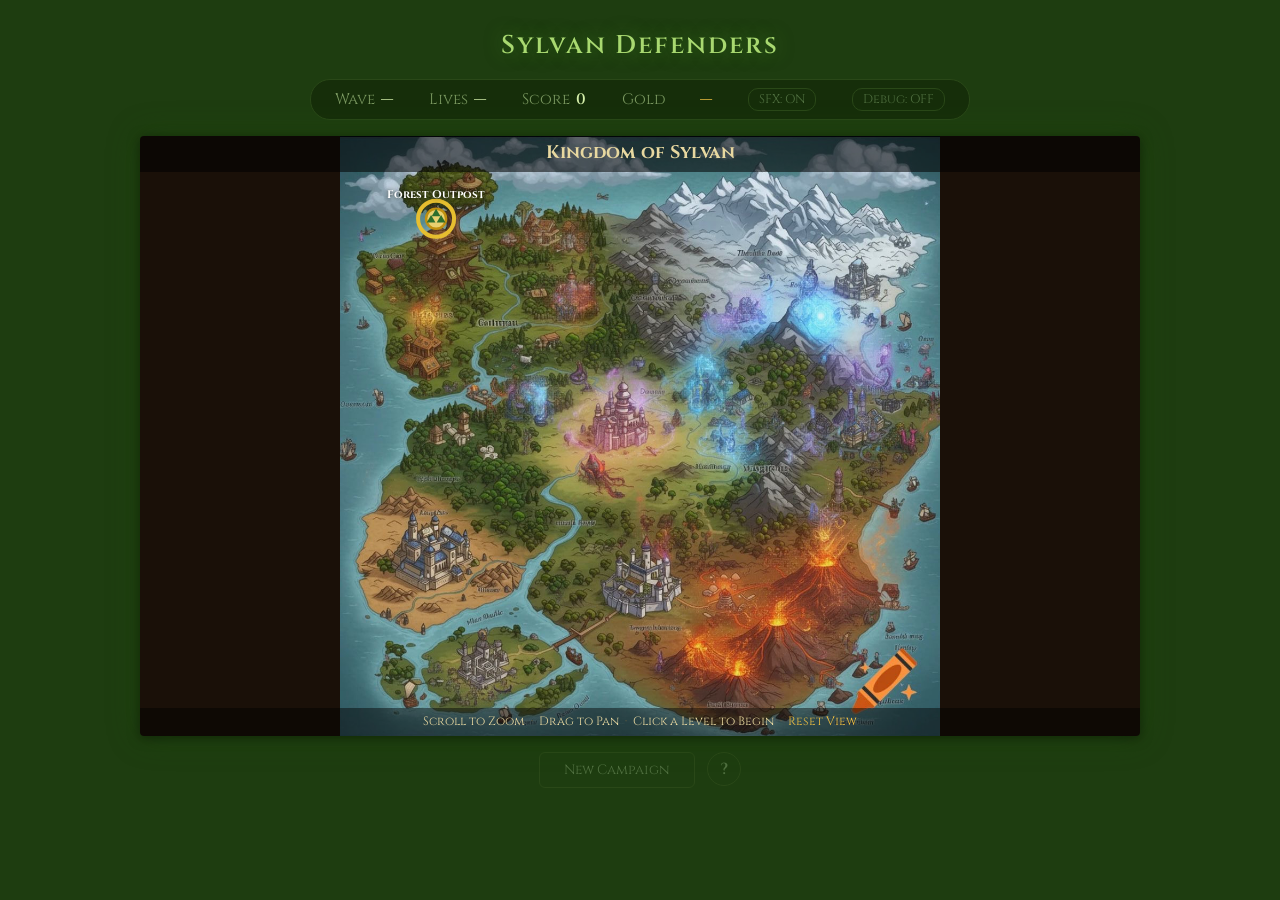
<file: index.html>
<!DOCTYPE html>
<html lang="en">
<head>
  <meta charset="UTF-8">
  <meta name="viewport" content="width=device-width, initial-scale=1.0">
  <title>Sylvan Defenders</title>
  <link rel="preconnect" href="https://fonts.googleapis.com">
  <link rel="preconnect" href="https://fonts.gstatic.com" crossorigin>
  <link href="https://fonts.googleapis.com/css2?family=Cinzel:wght@400;600;700&display=swap" rel="stylesheet">
  <link rel="stylesheet" href="style.css">
</head>
<body>
  <div class="container">
    <h1>Sylvan Defenders</h1>
    <div class="hud">
      <span>Wave <strong id="wave-val">0 / 3</strong></span>
      <span>Lives <strong id="lives-val">3</strong></span>
      <span>Score <strong id="score-val">0</strong></span>
      <span>Gold <strong id="gold-val" class="gold">100</strong></span>
      <button id="mute-btn" class="hud-toggle">SFX: ON</button>
      <button id="debug-btn" class="hud-toggle">Debug: OFF</button>
    </div>
    <div class="canvas-wrap">
      <canvas id="canvas"></canvas>
      <div class="overlay" id="overlay">
        <p id="msg"></p>
        <p id="sub-msg"></p>
        <button id="action-btn">Play Again</button>
      </div>
    </div>
    <div class="game-btns">
      <button id="start-btn" class="btn">Start Game</button>
      <button id="new-game-btn" class="btn">Restart Level</button>
      <button id="quit-btn" class="btn">Quit to Map</button>
      <a href="dictionary.html" target="_blank" id="info-btn" class="btn" title="Game Dictionary">?</a>
    </div>
  </div>
  <script src="constants.js"></script>
  <script src="audio.js"></script>
  <script src="path.js"></script>
  <script src="enemies.js"></script>
  <script src="towers.js"></script>
  <script src="map.js"></script>
  <script src="theme.js"></script>
  <script src="ui.js"></script>
  <script src="game.js"></script>
</body>
</html>
</file>
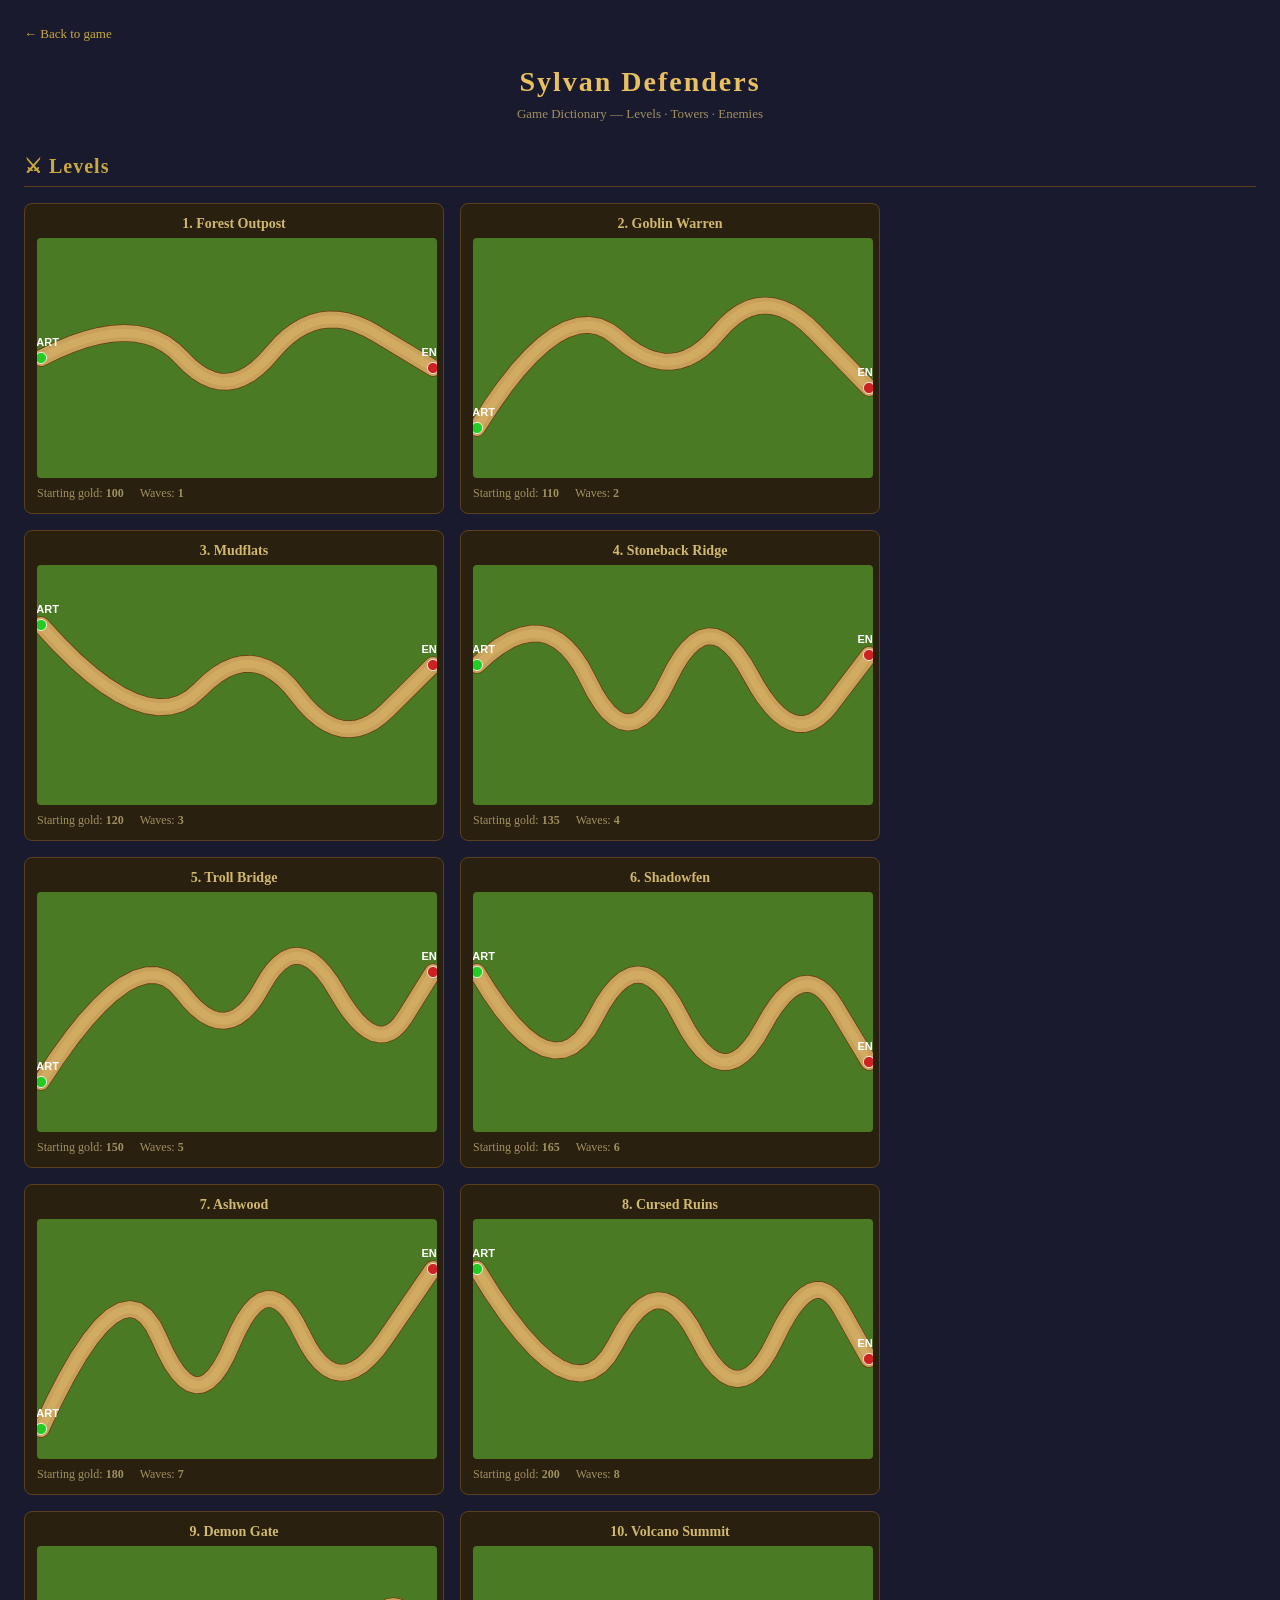
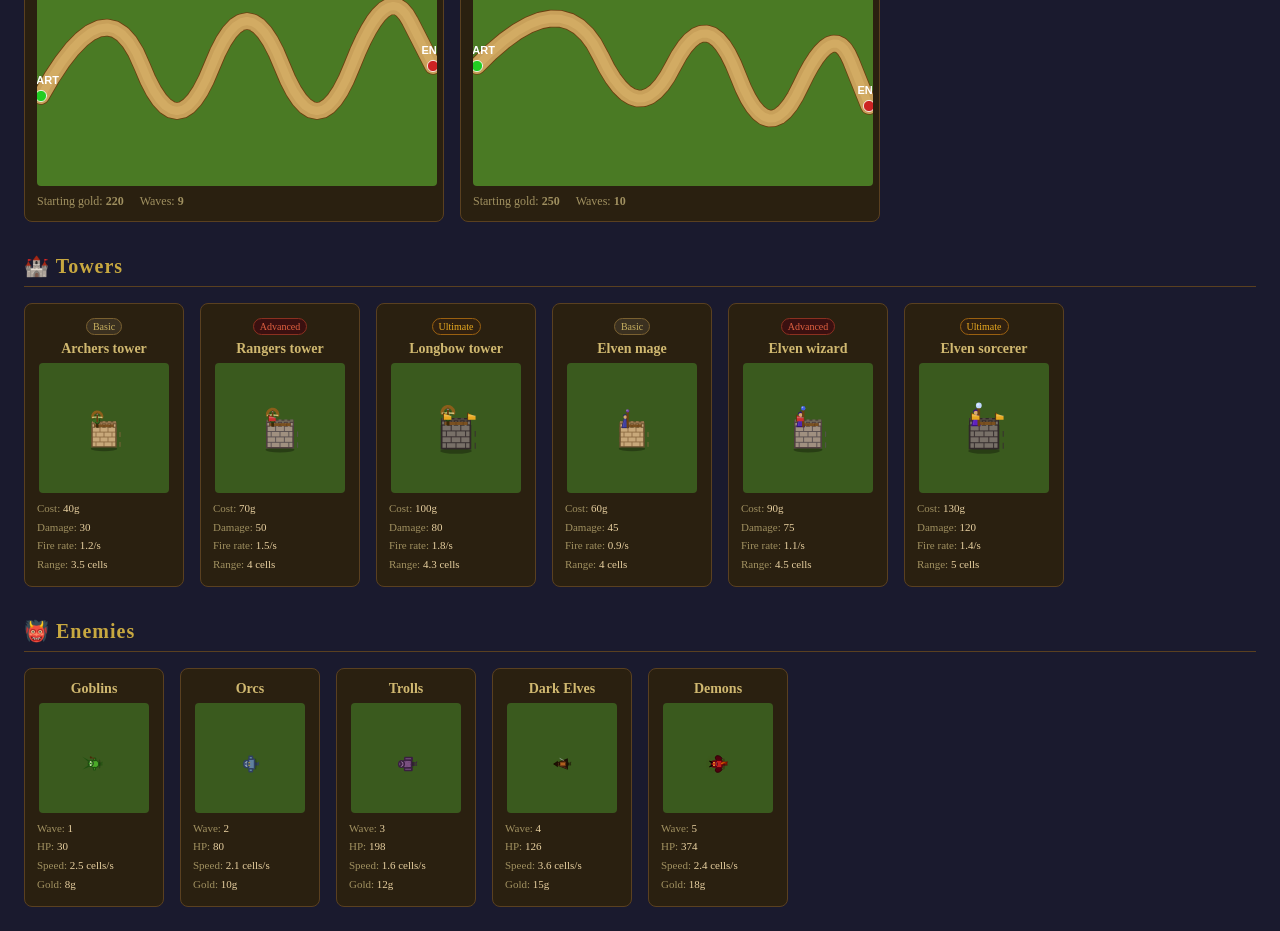
<file: dictionary.html>
<!DOCTYPE html>
<html lang="en">
<head>
  <meta charset="UTF-8">
  <meta name="viewport" content="width=device-width, initial-scale=1.0">
  <title>Sylvan Defenders — Dictionary</title>
  <style>
    * { box-sizing: border-box; margin: 0; padding: 0; }
    body { background: #1a1a2e; color: #e8d8a0; font-family: Georgia, serif; padding: 24px; }
    h1 { text-align: center; font-size: 28px; color: #e8c060; margin-bottom: 8px; letter-spacing: 2px; }
    .subtitle { text-align: center; color: #a09060; font-size: 13px; margin-bottom: 32px; }
    h2 { font-size: 20px; color: #c8a840; border-bottom: 1px solid #5a4020; padding-bottom: 8px; margin: 32px 0 16px; letter-spacing: 1px; }
    h3 { font-size: 14px; color: #d0b870; margin-bottom: 6px; text-align: center; }

    .grid { display: flex; flex-wrap: wrap; gap: 16px; }

    /* Level cards */
    .level-card {
      background: #2a2010;
      border: 1px solid #5a4020;
      border-radius: 8px;
      padding: 12px;
      width: 420px;
    }
    .level-card canvas { display: block; border-radius: 4px; }
    .level-meta { font-size: 12px; color: #a09060; margin-top: 8px; display: flex; gap: 16px; }

    /* Tower cards */
    .tower-card {
      background: #2a2010;
      border: 1px solid #5a4020;
      border-radius: 8px;
      padding: 12px;
      width: 160px;
      text-align: center;
    }
    .tower-card canvas { display: block; margin: 0 auto; border-radius: 4px; }
    .tower-stats { font-size: 11px; color: #a09060; margin-top: 6px; line-height: 1.7; text-align: left; }
    .tower-stats span { color: #e8d0a0; }

    /* Enemy cards */
    .enemy-card {
      background: #2a2010;
      border: 1px solid #5a4020;
      border-radius: 8px;
      padding: 12px;
      width: 140px;
      text-align: center;
    }
    .enemy-card canvas { display: block; margin: 0 auto; border-radius: 4px; }
    .enemy-stats { font-size: 11px; color: #a09060; margin-top: 6px; line-height: 1.7; text-align: left; }
    .enemy-stats span { color: #e8d0a0; }

    .tier-label {
      display: inline-block;
      font-size: 10px;
      padding: 2px 6px;
      border-radius: 10px;
      margin-bottom: 6px;
    }
    .tier-basic    { background: #3a3020; color: #c8b060; border: 1px solid #7a6030; }
    .tier-advanced { background: #3a1010; color: #e06040; border: 1px solid #8a3020; }
    .tier-ultimate { background: #302010; color: #e8a820; border: 1px solid #9a6010; }

    a.back { display: inline-block; margin-bottom: 24px; color: #c8a840; text-decoration: none; font-size: 13px; }
    a.back:hover { color: #e8d060; }
  </style>
</head>
<body>

<a class="back" href="index.html">← Back to game</a>
<h1>Sylvan Defenders</h1>
<p class="subtitle">Game Dictionary — Levels · Towers · Enemies</p>

<h2>⚔ Levels</h2>
<div class="grid" id="levels-grid"></div>

<h2>🏰 Towers</h2>
<div class="grid" id="towers-grid"></div>

<h2>👹 Enemies</h2>
<div class="grid" id="enemies-grid"></div>

<!-- Load game modules (no game.js — we bootstrap manually) -->
<script src="constants.js"></script>
<script src="path.js"></script>
<script src="theme.js"></script>

<script>
// ─── Minimal stubs so theme.js draw functions don't crash ────────────────────
const randInt = (min, max) => min + Math.floor(Math.random() * (max - min + 1));
const cx = col => col * CELL + CELL / 2;
const cy = row => row * CELL + CELL / 2;
const pointInRect = () => false;

// Globals read by drawEnemy / drawArcherTower / drawMageTower
let ctx, path, pathSet, pathRenderSet;
let turrets = [], enemies = [], bullets = [], particles = [];
let wave = 1, lives = 3, score = 0, gold = 100, phase = 'placing';
let hoverCell = null, tierPopup = null, popupHoverIdx = -1;
let turretPopup = null, turretPopupHoverIdx = -1;
let wavePreviewDismissed = true, paused = false;
let currentLevel = 0, campaignLoop = 0, selectedDifficulty = 0;
let justCompletedLevel = 0, revealProgress = 0, confirmRestart = '';
let mapPopup = null, mapCamX = 0, mapCamY = 0, mapZoom = 1, mapDragging = false;

function isValidPlacement() { return true; }
function updateHUD() {}
function wavesInLevel() { return currentLevel + 1; }

// ─── Helpers ─────────────────────────────────────────────────────────────────

function makeOffscreenCtx(w, h) {
  const c = document.createElement('canvas');
  c.width = w; c.height = h;
  return { canvas: c, ctx: c.getContext('2d') };
}

function withCtx(newCtx, fn) {
  const prev = ctx;
  ctx = newCtx;
  fn();
  ctx = prev;
}

// ─── LEVELS ──────────────────────────────────────────────────────────────────

const PREVIEW_W = 400, PREVIEW_H = 240;
const scaleX = PREVIEW_W / W, scaleY = PREVIEW_H / H;

function drawLevelPreview(levelId) {
  const { canvas: c, ctx: lctx } = makeOffscreenCtx(PREVIEW_W, PREVIEW_H);

  const wp    = CAMPAIGN_LEVEL_WAYPOINTS[levelId];
  const dense = densifyPath(wp);

  lctx.save();
  lctx.scale(scaleX, scaleY);

  // Grass background
  lctx.fillStyle = '#4a7a24';
  lctx.fillRect(0, 0, W, H);

  // Path using densified bezier points — matches game visual exactly
  lctx.lineCap = lctx.lineJoin = 'round';
  function traceDense() {
    lctx.beginPath();
    dense.forEach((p, i) => i === 0 ? lctx.moveTo(p.x, p.y) : lctx.lineTo(p.x, p.y));
  }
  lctx.strokeStyle = '#6a3e10'; lctx.lineWidth = PATH_RENDER_RADIUS * 2 + 4; traceDense(); lctx.stroke();
  lctx.strokeStyle = '#c8a05a'; lctx.lineWidth = PATH_RENDER_RADIUS * 2;     traceDense(); lctx.stroke();
  lctx.strokeStyle = 'rgba(255,220,140,0.18)'; lctx.lineWidth = PATH_RENDER_RADIUS; traceDense(); lctx.stroke();

  // Start (green) and end (red) dots
  const p0 = wp[0], pN = wp[wp.length - 1];
  for (const [px, py, col] of [[p0.x, p0.y, '#22cc22'], [pN.x, pN.y, '#cc2222']]) {
    lctx.fillStyle = col;
    lctx.beginPath(); lctx.arc(px, py, 14, 0, Math.PI * 2); lctx.fill();
    lctx.strokeStyle = '#fff'; lctx.lineWidth = 2; lctx.stroke();
  }

  lctx.restore();

  // START / END labels (in preview space, outside the scaled block)
  lctx.fillStyle = '#fff';
  lctx.font = 'bold 11px sans-serif';
  lctx.textAlign = 'center';
  lctx.fillText('START', p0.x * scaleX, p0.y * scaleY - 12);
  lctx.fillText('END',   pN.x * scaleX, pN.y * scaleY - 12);

  return c;
}

const levelsGrid = document.getElementById('levels-grid');
CAMPAIGN_LEVELS.forEach(lv => {
  const card = document.createElement('div');
  card.className = 'level-card';

  const h3 = document.createElement('h3');
  h3.textContent = `${lv.id + 1}. ${lv.name}`;
  card.appendChild(h3);

  card.appendChild(drawLevelPreview(lv.id));

  const meta = document.createElement('div');
  meta.className = 'level-meta';
  meta.innerHTML = `<span>Starting gold: <strong>${lv.startGold}</strong></span><span>Waves: <strong>${lv.id + 1}</strong></span>`;
  card.appendChild(meta);

  levelsGrid.appendChild(card);
});

// ─── TOWERS ──────────────────────────────────────────────────────────────────

const TOWER_CANVAS_SIZE = 130;

function drawTowerCard(kind, tier) {
  const { canvas: c, ctx: tctx } = makeOffscreenCtx(TOWER_CANVAS_SIZE, TOWER_CANVAS_SIZE);
  const cfg = getTierTable(kind)[tier];
  const sc  = TIER_SCALE[tier] || 0.8;

  const t = {
    x: TOWER_CANVAS_SIZE / 2,
    y: TOWER_CANVAS_SIZE / 2 + 10,
    tier, kind,
    angle: -Math.PI / 2,
    fireAnim: 0,
    range: cfg.range * CELL,
    damage: cfg.damage,
    fireRate: cfg.fireRate,
    originalCost: cfg.cost,
  };

  withCtx(tctx, () => {
    tctx.fillStyle = '#3a5a1e';
    tctx.fillRect(0, 0, TOWER_CANVAS_SIZE, TOWER_CANVAS_SIZE);
    if (kind === 'mage') drawMageTower(t, sc);
    else drawArcherTower(t, sc);
  });

  return c;
}

const towersGrid = document.getElementById('towers-grid');

for (const kind of ['arrow', 'mage']) {
  const tiers = getTierTable(kind);
  for (const tier of TIER_ORDER) {
    const cfg = tiers[tier];
    const card = document.createElement('div');
    card.className = 'tower-card';

    const tierSpan = document.createElement('span');
    tierSpan.className = `tier-label tier-${tier}`;
    tierSpan.textContent = tier.charAt(0).toUpperCase() + tier.slice(1);
    card.appendChild(tierSpan);

    const h3 = document.createElement('h3');
    h3.textContent = cfg.label;
    card.appendChild(h3);

    card.appendChild(drawTowerCard(kind, tier));

    const stats = document.createElement('div');
    stats.className = 'tower-stats';
    stats.innerHTML = `
      Cost: <span>${cfg.cost}g</span><br>
      Damage: <span>${cfg.damage}</span><br>
      Fire rate: <span>${cfg.fireRate}/s</span><br>
      Range: <span>${cfg.range} cells</span>
    `;
    card.appendChild(stats);

    towersGrid.appendChild(card);
  }
}

// ─── ENEMIES ─────────────────────────────────────────────────────────────────

const ENEMY_CANVAS_SIZE = 110;

function drawEnemyCard(type) {
  const { canvas: c, ctx: ectx } = makeOffscreenCtx(ENEMY_CANVAS_SIZE, ENEMY_CANVAS_SIZE);

  const hp = (ENEMY_BASE_HP + (type - 1) * ENEMY_HP_SCALE) * ENEMY_HP_MOD[type];

  const e = {
    type,
    x: ENEMY_CANVAS_SIZE / 2,
    y: ENEMY_CANVAS_SIZE / 2 + 6,
    facing: 0,
    dist: 0,
    hp, maxHp: hp,
    alive: true,
  };

  withCtx(ectx, () => {
    ectx.fillStyle = '#3a5a1e';
    ectx.fillRect(0, 0, ENEMY_CANVAS_SIZE, ENEMY_CANVAS_SIZE);

    const absSin = Math.abs(Math.sin(0));
    const scaleY = 1 - absSin * 0.22;

    ectx.save();
    ectx.translate(e.x, e.y);
    ectx.rotate(-Math.PI / 2);
    ectx.scale(1, scaleY);

    const ep = { ...e, x: 0, y: 0 };
    switch (type) {
      case 1: drawGoblin(ep);   break;
      case 2: drawOrc(ep);      break;
      case 3: drawTroll(ep);    break;
      case 4: drawDarkElf(ep);  break;
      case 5: drawDemon(ep);    break;
    }
    ectx.restore();
  });

  return c;
}

const enemiesGrid = document.getElementById('enemies-grid');
const waveNames = ENEMY_NAMES.slice(1); // skip null at index 0

waveNames.forEach((name, i) => {
  const type  = i + 1;
  const hp    = Math.round((ENEMY_BASE_HP + (type - 1) * ENEMY_HP_SCALE) * ENEMY_HP_MOD[type]);
  const speed = (((ENEMY_BASE_SPEED + (type - 1) * ENEMY_SPEED_SCALE) * ENEMY_SPEED_MOD[type]) / CELL).toFixed(1);

  const card = document.createElement('div');
  card.className = 'enemy-card';

  const h3 = document.createElement('h3');
  h3.textContent = name;
  card.appendChild(h3);

  card.appendChild(drawEnemyCard(type));

  const stats = document.createElement('div');
  stats.className = 'enemy-stats';
  stats.innerHTML = `
    Wave: <span>${type}</span><br>
    HP: <span>${hp}</span><br>
    Speed: <span>${speed} cells/s</span><br>
    Gold: <span>${GOLD_PER_KILL[type]}g</span>
  `;
  card.appendChild(stats);

  enemiesGrid.appendChild(card);
});
</script>
</body>
</html>
</file>
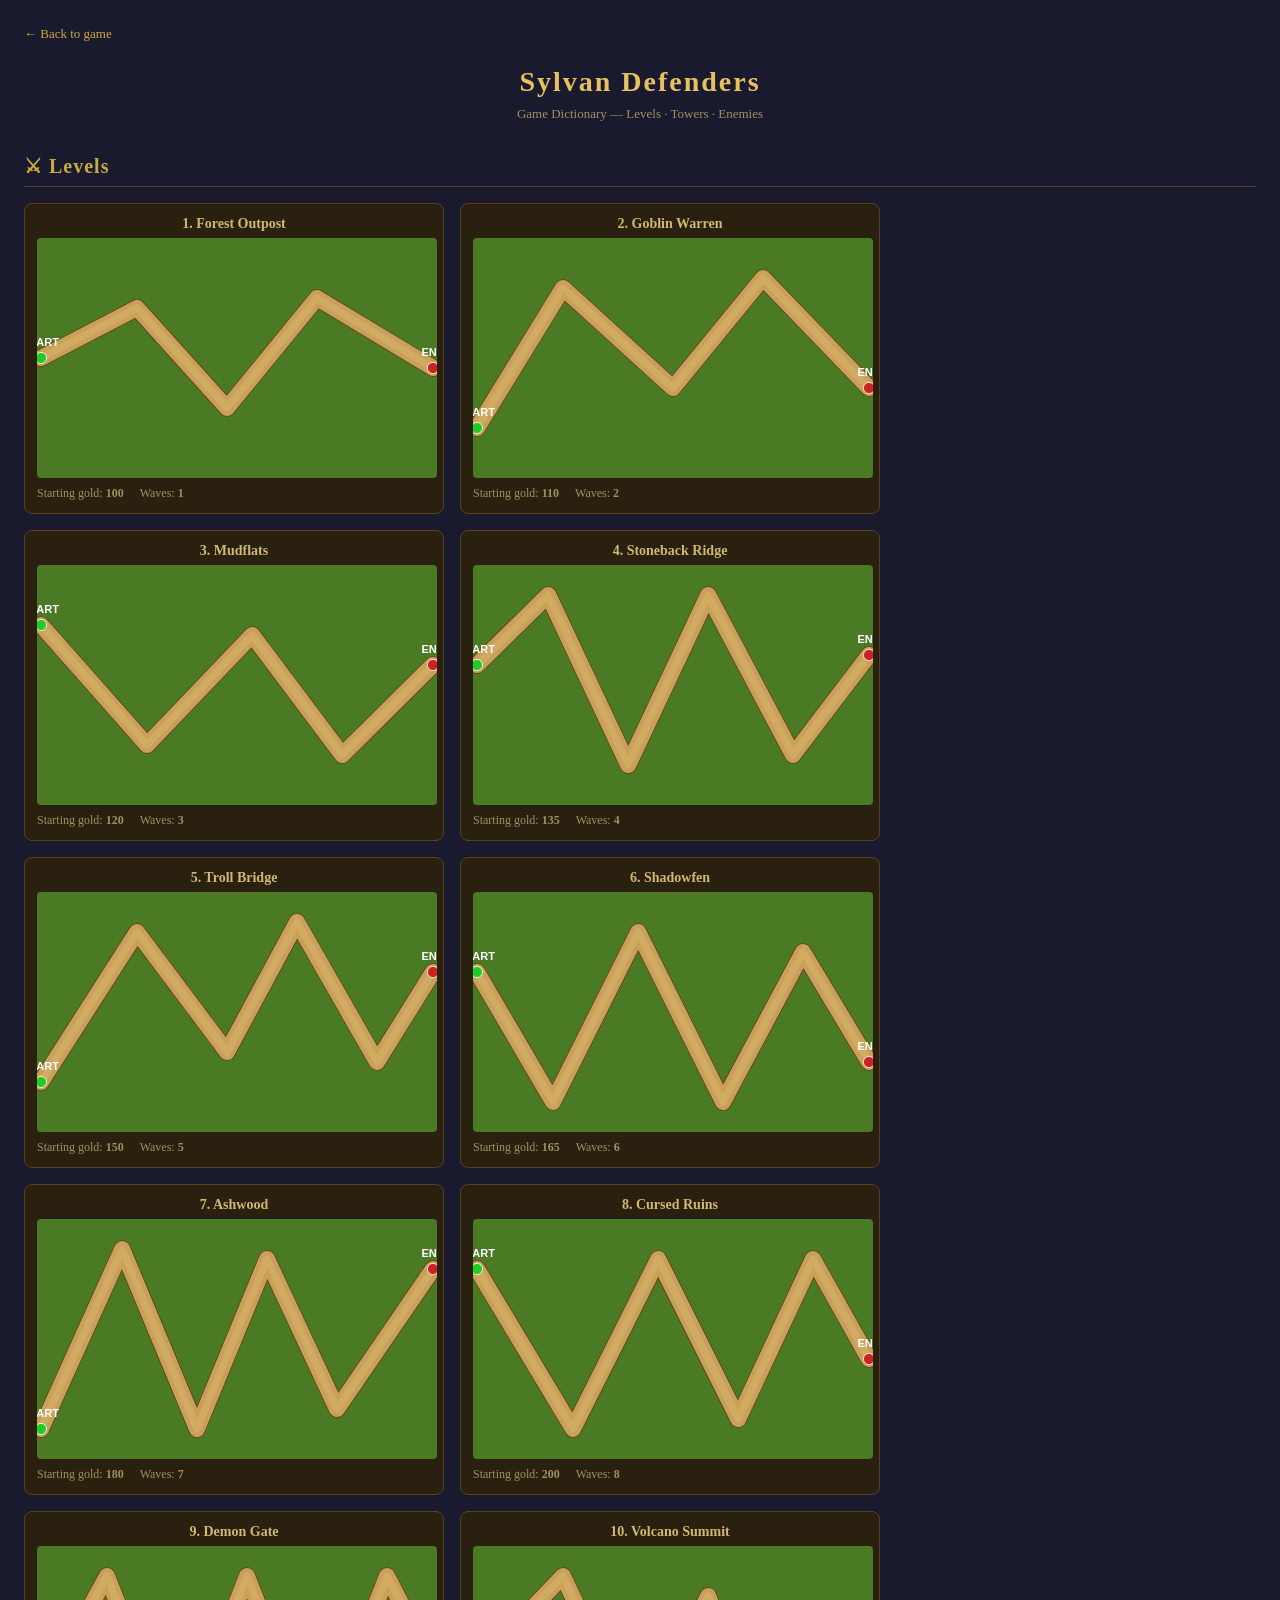
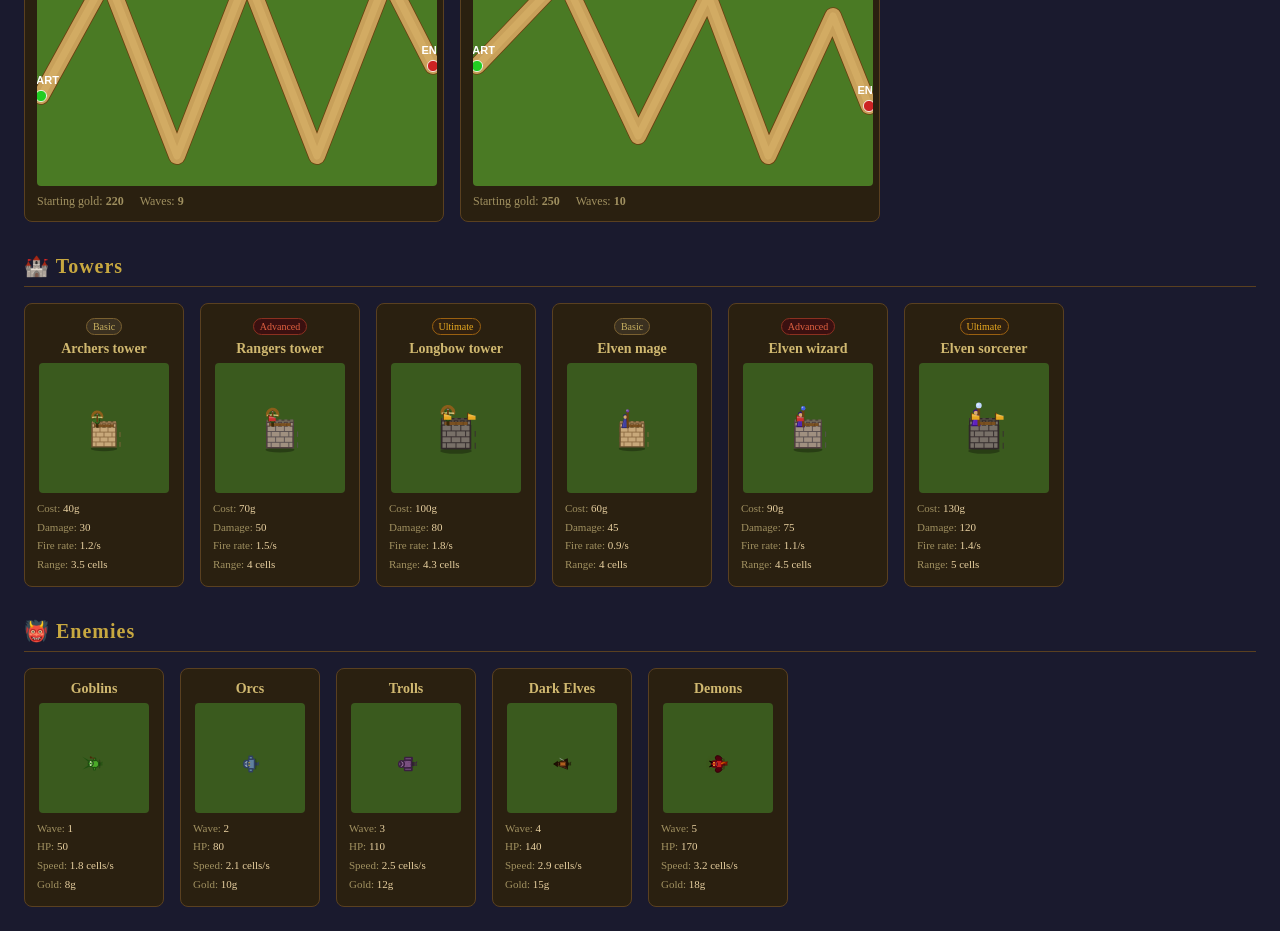
<file: preview.html>
<!DOCTYPE html>
<html lang="en">
<head>
  <meta charset="UTF-8">
  <meta name="viewport" content="width=device-width, initial-scale=1.0">
  <title>Sylvan Defenders — Dictionary</title>
  <style>
    * { box-sizing: border-box; margin: 0; padding: 0; }
    body { background: #1a1a2e; color: #e8d8a0; font-family: Georgia, serif; padding: 24px; }
    h1 { text-align: center; font-size: 28px; color: #e8c060; margin-bottom: 8px; letter-spacing: 2px; }
    .subtitle { text-align: center; color: #a09060; font-size: 13px; margin-bottom: 32px; }
    h2 { font-size: 20px; color: #c8a840; border-bottom: 1px solid #5a4020; padding-bottom: 8px; margin: 32px 0 16px; letter-spacing: 1px; }
    h3 { font-size: 14px; color: #d0b870; margin-bottom: 6px; text-align: center; }

    .grid { display: flex; flex-wrap: wrap; gap: 16px; }

    /* Level cards */
    .level-card {
      background: #2a2010;
      border: 1px solid #5a4020;
      border-radius: 8px;
      padding: 12px;
      width: 420px;
    }
    .level-card canvas { display: block; border-radius: 4px; }
    .level-meta { font-size: 12px; color: #a09060; margin-top: 8px; display: flex; gap: 16px; }

    /* Tower cards */
    .tower-card {
      background: #2a2010;
      border: 1px solid #5a4020;
      border-radius: 8px;
      padding: 12px;
      width: 160px;
      text-align: center;
    }
    .tower-card canvas { display: block; margin: 0 auto; border-radius: 4px; }
    .tower-stats { font-size: 11px; color: #a09060; margin-top: 6px; line-height: 1.7; text-align: left; }
    .tower-stats span { color: #e8d0a0; }

    /* Enemy cards */
    .enemy-card {
      background: #2a2010;
      border: 1px solid #5a4020;
      border-radius: 8px;
      padding: 12px;
      width: 140px;
      text-align: center;
    }
    .enemy-card canvas { display: block; margin: 0 auto; border-radius: 4px; }
    .enemy-stats { font-size: 11px; color: #a09060; margin-top: 6px; line-height: 1.7; text-align: left; }
    .enemy-stats span { color: #e8d0a0; }

    .tier-label {
      display: inline-block;
      font-size: 10px;
      padding: 2px 6px;
      border-radius: 10px;
      margin-bottom: 6px;
    }
    .tier-basic    { background: #3a3020; color: #c8b060; border: 1px solid #7a6030; }
    .tier-advanced { background: #3a1010; color: #e06040; border: 1px solid #8a3020; }
    .tier-ultimate { background: #302010; color: #e8a820; border: 1px solid #9a6010; }

    a.back { display: inline-block; margin-bottom: 24px; color: #c8a840; text-decoration: none; font-size: 13px; }
    a.back:hover { color: #e8d060; }
  </style>
</head>
<body>

<a class="back" href="index.html">← Back to game</a>
<h1>Sylvan Defenders</h1>
<p class="subtitle">Game Dictionary — Levels · Towers · Enemies</p>

<h2>⚔ Levels</h2>
<div class="grid" id="levels-grid"></div>

<h2>🏰 Towers</h2>
<div class="grid" id="towers-grid"></div>

<h2>👹 Enemies</h2>
<div class="grid" id="enemies-grid"></div>

<!-- Load game modules (no game.js — we bootstrap manually) -->
<script src="constants.js"></script>
<script src="path.js"></script>
<script src="theme.js"></script>

<script>
// ─── Minimal stubs so theme.js draw functions don't crash ────────────────────
const randInt = (min, max) => min + Math.floor(Math.random() * (max - min + 1));
const cx = col => col * CELL + CELL / 2;
const cy = row => row * CELL + CELL / 2;

// These globals are read by drawEnemy / drawArcherTower / drawMageTower
let ctx, path, pathSet, pathRenderSet;
let turrets = [], enemies = [], bullets = [], particles = [];
let wave = 1, lives = 3, score = 0, gold = 100, phase = 'placing';
let hoverCell = null, tierPopup = null, popupHoverIdx = -1;
let turretPopup = null, turretPopupHoverIdx = -1;
let wavePreviewDismissed = true;
let paused = false;

function isValidPlacement() { return true; }
function updateHUD() {}

// ─── Helpers ─────────────────────────────────────────────────────────────────

function makeOffscreenCtx(w, h) {
  const c = document.createElement('canvas');
  c.width = w; c.height = h;
  return { canvas: c, ctx: c.getContext('2d') };
}

function withCtx(newCtx, fn) {
  const prev = ctx;
  ctx = newCtx;
  fn();
  ctx = prev;
}

// ─── LEVELS ──────────────────────────────────────────────────────────────────

const PREVIEW_W = 400, PREVIEW_H = 240;
const scaleX = PREVIEW_W / W, scaleY = PREVIEW_H / H;

function drawLevelPreview(levelId) {
  const { canvas: c, ctx: lctx } = makeOffscreenCtx(PREVIEW_W, PREVIEW_H);

  // Set up path globals
  const wp = CAMPAIGN_LEVEL_WAYPOINTS[levelId];
  path          = wp;
  pathSet       = buildPathSet(wp, PATH_BLOCK_RADIUS);
  pathRenderSet = buildPathSet(wp, PATH_RENDER_RADIUS);

  withCtx(lctx, () => {
    lctx.save();
    lctx.scale(scaleX, scaleY);

    // Grass background
    lctx.fillStyle = '#4a7a24';
    lctx.fillRect(0, 0, W, H);

    // Path
    const R = PATH_RENDER_RADIUS;
    const D = R * 2;
    lctx.strokeStyle = '#6a3e10';
    lctx.lineWidth = D + 4;
    lctx.lineCap = lctx.lineJoin = 'round';
    lctx.beginPath();
    lctx.moveTo(path[0].x, path[0].y);
    for (let i = 1; i < path.length; i++) lctx.lineTo(path[i].x, path[i].y);
    lctx.stroke();

    lctx.strokeStyle = '#c8a05a';
    lctx.lineWidth = D;
    lctx.beginPath();
    lctx.moveTo(path[0].x, path[0].y);
    for (let i = 1; i < path.length; i++) lctx.lineTo(path[i].x, path[i].y);
    lctx.stroke();

    lctx.strokeStyle = 'rgba(255,220,140,0.18)';
    lctx.lineWidth = D * 0.45;
    lctx.beginPath();
    lctx.moveTo(path[0].x, path[0].y);
    for (let i = 1; i < path.length; i++) lctx.lineTo(path[i].x, path[i].y);
    lctx.stroke();

    // Start dot (green) and end dot (red)
    const p0 = path[0], pN = path[path.length - 1];
    for (const [px, py, col] of [[p0.x, p0.y, '#22cc22'], [pN.x, pN.y, '#cc2222']]) {
      lctx.fillStyle = col;
      lctx.beginPath();
      lctx.arc(px, py, 14, 0, Math.PI * 2);
      lctx.fill();
      lctx.strokeStyle = '#fff';
      lctx.lineWidth = 2;
      lctx.stroke();
    }

    lctx.restore();

    // Labels
    lctx.fillStyle = '#fff';
    lctx.font = 'bold 11px sans-serif';
    lctx.textAlign = 'center';
    lctx.fillText('START', p0.x * scaleX, p0.y * scaleY - 12);
    lctx.fillText('END',   pN.x * scaleX, pN.y * scaleY - 12);
  });

  return c;
}

const levelsGrid = document.getElementById('levels-grid');
CAMPAIGN_LEVELS.forEach(lv => {
  const card = document.createElement('div');
  card.className = 'level-card';

  const h3 = document.createElement('h3');
  h3.textContent = `${lv.id + 1}. ${lv.name}`;
  card.appendChild(h3);

  card.appendChild(drawLevelPreview(lv.id));

  const meta = document.createElement('div');
  meta.className = 'level-meta';
  meta.innerHTML = `<span>Starting gold: <strong>${lv.startGold}</strong></span><span>Waves: <strong>${lv.id + 1}</strong></span>`;
  card.appendChild(meta);

  levelsGrid.appendChild(card);
});

// ─── TOWERS ──────────────────────────────────────────────────────────────────

const TOWER_CANVAS_SIZE = 130;

function drawTowerCard(kind, tier) {
  const { canvas: c, ctx: tctx } = makeOffscreenCtx(TOWER_CANVAS_SIZE, TOWER_CANVAS_SIZE);
  const cfg = getTierTable(kind)[tier];
  const sc  = TIER_SCALE[tier] || 0.8;

  const t = {
    x: TOWER_CANVAS_SIZE / 2,
    y: TOWER_CANVAS_SIZE / 2 + 10,
    tier, kind,
    angle: -Math.PI / 2,
    fireAnim: 0,
    range: cfg.range * CELL,
    damage: cfg.damage,
    fireRate: cfg.fireRate,
    originalCost: cfg.cost,
  };

  withCtx(tctx, () => {
    tctx.fillStyle = '#3a5a1e';
    tctx.fillRect(0, 0, TOWER_CANVAS_SIZE, TOWER_CANVAS_SIZE);
    if (kind === 'mage') drawMageTower(t, sc);
    else drawArcherTower(t, sc);
  });

  return c;
}

const towersGrid = document.getElementById('towers-grid');

for (const kind of ['arrow', 'mage']) {
  const tiers = getTierTable(kind);
  for (const tier of TIER_ORDER) {
    const cfg = tiers[tier];
    const card = document.createElement('div');
    card.className = 'tower-card';

    const tierSpan = document.createElement('span');
    tierSpan.className = `tier-label tier-${tier}`;
    tierSpan.textContent = tier.charAt(0).toUpperCase() + tier.slice(1);
    card.appendChild(tierSpan);

    const h3 = document.createElement('h3');
    h3.textContent = cfg.label;
    card.appendChild(h3);

    card.appendChild(drawTowerCard(kind, tier));

    const stats = document.createElement('div');
    stats.className = 'tower-stats';
    stats.innerHTML = `
      Cost: <span>${cfg.cost}g</span><br>
      Damage: <span>${cfg.damage}</span><br>
      Fire rate: <span>${cfg.fireRate}/s</span><br>
      Range: <span>${cfg.range} cells</span>
    `;
    card.appendChild(stats);

    towersGrid.appendChild(card);
  }
}

// ─── ENEMIES ─────────────────────────────────────────────────────────────────

const ENEMY_CANVAS_SIZE = 110;

function drawEnemyCard(type) {
  const { canvas: c, ctx: ectx } = makeOffscreenCtx(ENEMY_CANVAS_SIZE, ENEMY_CANVAS_SIZE);

  const hp = ENEMY_BASE_HP + (type - 1) * ENEMY_HP_SCALE;
  const speed = ENEMY_BASE_SPEED + (type - 1) * ENEMY_SPEED_SCALE;

  const e = {
    type,
    x: ENEMY_CANVAS_SIZE / 2,
    y: ENEMY_CANVAS_SIZE / 2 + 6,
    facing: 0,
    dist: 0,
    hp, maxHp: hp,
    alive: true,
  };

  withCtx(ectx, () => {
    ectx.fillStyle = '#3a5a1e';
    ectx.fillRect(0, 0, ENEMY_CANVAS_SIZE, ENEMY_CANVAS_SIZE);

    // Draw enemy facing right (east)
    const facing = 0;
    const absSin = Math.abs(Math.sin(facing));
    const scaleY = 1 - absSin * 0.22;

    ectx.save();
    ectx.translate(e.x, e.y);
    ectx.rotate(facing - Math.PI / 2);
    ectx.scale(1, scaleY);

    const ep = { ...e, x: 0, y: 0 };
    switch (type) {
      case 1: drawGoblin(ep);  break;
      case 2: drawOrc(ep);     break;
      case 3: drawTroll(ep);   break;
      case 4: drawDarkElf(ep); break;
      case 5: drawDemon(ep);   break;
    }
    ectx.restore();
  });

  return c;
}

const enemiesGrid = document.getElementById('enemies-grid');
const waveNames = ENEMY_NAMES.slice(1); // skip null at index 0

waveNames.forEach((name, i) => {
  const type = i + 1;
  const hp    = ENEMY_BASE_HP + (type - 1) * ENEMY_HP_SCALE;
  const speed = ((ENEMY_BASE_SPEED + (type - 1) * ENEMY_SPEED_SCALE) / CELL).toFixed(1);

  const card = document.createElement('div');
  card.className = 'enemy-card';

  const h3 = document.createElement('h3');
  h3.textContent = name;
  card.appendChild(h3);

  card.appendChild(drawEnemyCard(type));

  const stats = document.createElement('div');
  stats.className = 'enemy-stats';
  stats.innerHTML = `
    Wave: <span>${type}</span><br>
    HP: <span>${hp}</span><br>
    Speed: <span>${speed} cells/s</span><br>
    Gold: <span>${GOLD_PER_KILL[type]}g</span>
  `;
  card.appendChild(stats);

  enemiesGrid.appendChild(card);
});
</script>
</body>
</html>
</file>
<file: style.css>
* {
  box-sizing: border-box;
  margin: 0;
  padding: 0;
}

body {
  font-family: 'Cinzel', serif;
  background: #1e3d10;
  display: flex;
  justify-content: center;
  align-items: flex-start;
  min-height: 100vh;
  padding: 28px 16px;
  color: #d4e8c0;
}

.container {
  display: flex;
  flex-direction: column;
  align-items: center;
  gap: 16px;
}

h1 {
  font-size: 1.6rem;
  font-weight: 600;
  color: #a8d870;
  letter-spacing: 0.08em;
  text-shadow: 0 0 18px rgba(80, 160, 40, 0.5);
}

.hud {
  display: flex;
  gap: 36px;
  font-size: 0.95rem;
  color: #7a9860;
  background: #162e0a;
  padding: 8px 24px;
  border-radius: 20px;
  border: 1px solid #2a4818;
}

.hud span {
  display: flex;
  gap: 6px;
  align-items: center;
}

.hud strong {
  color: #d4eeaa;
  font-weight: 600;
}

.hud strong.gold {
  color: #f0c040;
  display: inline-block;
  min-width: 4ch;
  text-align: right;
}

/* Canvas + overlay stacked */
.canvas-wrap {
  position: relative;
  line-height: 0;
}

canvas {
  display: block;
  border-radius: 4px;
  box-shadow: 0 0 32px rgba(30, 80, 10, 0.4), 0 2px 12px rgba(0, 0, 0, 0.5);
  cursor: default;
}

canvas.placing {
  cursor: crosshair;
}

.overlay {
  position: absolute;
  inset: 0;
  display: flex;
  flex-direction: column;
  align-items: center;
  justify-content: center;
  gap: 14px;
  pointer-events: none;
  border-radius: 4px;
  transition: background 0.2s;
}

.overlay.active {
  pointer-events: auto;
  background: rgba(0, 15, 0, 0.65);
}

#sub-msg {
  font-size: 0.95rem;
  font-weight: 400;
  color: #90b870;
  text-align: center;
  display: none;
  padding: 4px 0;
}

#msg {
  padding: 4px 0;
  font-size: 1.2rem;
  font-weight: 600;
  color: #d4eeaa;
  text-shadow: 0 0 12px rgba(80, 180, 40, 0.8);
  text-align: center;
}

#action-btn {
  padding: 10px 32px;
  font-size: 0.95rem;
  font-family: inherit;
  background: #1a4a10;
  color: #d4eeaa;
  border: 1px solid #3a7a20;
  border-radius: 6px;
  cursor: pointer;
  transition: background 0.15s;
  box-shadow: 0 0 12px rgba(60, 160, 30, 0.3), 0 2px 8px rgba(0, 0, 0, 0.5);
}

#action-btn:hover {
  background: #246018;
}

.game-btns {
  display: flex;
  gap: 12px;
}

.game-btns button {
  width: 140px;
}

#info-btn {
  display: flex;
  align-items: center;
  justify-content: center;
  width: 34px;
  height: 34px;
  padding: 0;
  font-size: 1rem;
  font-weight: 600;
  background: transparent;
  color: #507040;
  border: 1px solid #2a4818;
  border-radius: 50%;
  text-decoration: none;
  transition: background 0.15s, color 0.15s;
}

#info-btn:hover {
  background: #162e0a;
  color: #a0c880;
}

.btn {
  font-family: inherit;
  border-radius: 6px;
  cursor: pointer;
  transition: background 0.15s, color 0.15s;
}

#start-btn {
  padding: 8px 24px;
  font-size: 0.85rem;
  background: #1a4a10;
  color: #d4eeaa;
  border: 1px solid #3a7a20;
  display: none;
}

#start-btn:hover {
  background: #246018;
}

#start-btn.dimmed {
  opacity: 0.35;
  cursor: default;
  pointer-events: none;
}

#start-btn.paused {
  color: #f0c040;
  border-color: #604010;
  background: transparent;
}

#start-btn.paused:hover {
  background: #1a1000;
}

#new-game-btn {
  padding: 8px 24px;
  font-size: 0.85rem;
  background: transparent;
  color: #507040;
  border: 1px solid #2a4818;
  white-space: nowrap;
  width: auto;
}

#new-game-btn:hover {
  background: #162e0a;
  color: #a0c880;
}

#quit-btn {
  padding: 8px 24px;
  font-size: 0.85rem;
  background: transparent;
  color: #804040;
  border: 1px solid #4a1818;
  display: none;
}

#quit-btn:hover {
  background: #2a0a0a;
  color: #d08080;
}


.hud-toggle {
  padding: 2px 10px;
  font-size: 0.78rem;
  font-family: inherit;
  background: transparent;
  color: #507040;
  border: 1px solid #2a4818;
  border-radius: 10px;
  cursor: pointer;
  transition: background 0.15s, color 0.15s;
  align-self: center;
}

.hud-toggle:hover {
  background: #162e0a;
  color: #a0c880;
}

#mute-btn.muted {
  color: #3a5030;
  border-color: #182810;
}

#debug-btn.active {
  color: #f0c040;
  border-color: #806020;
}
</file>
